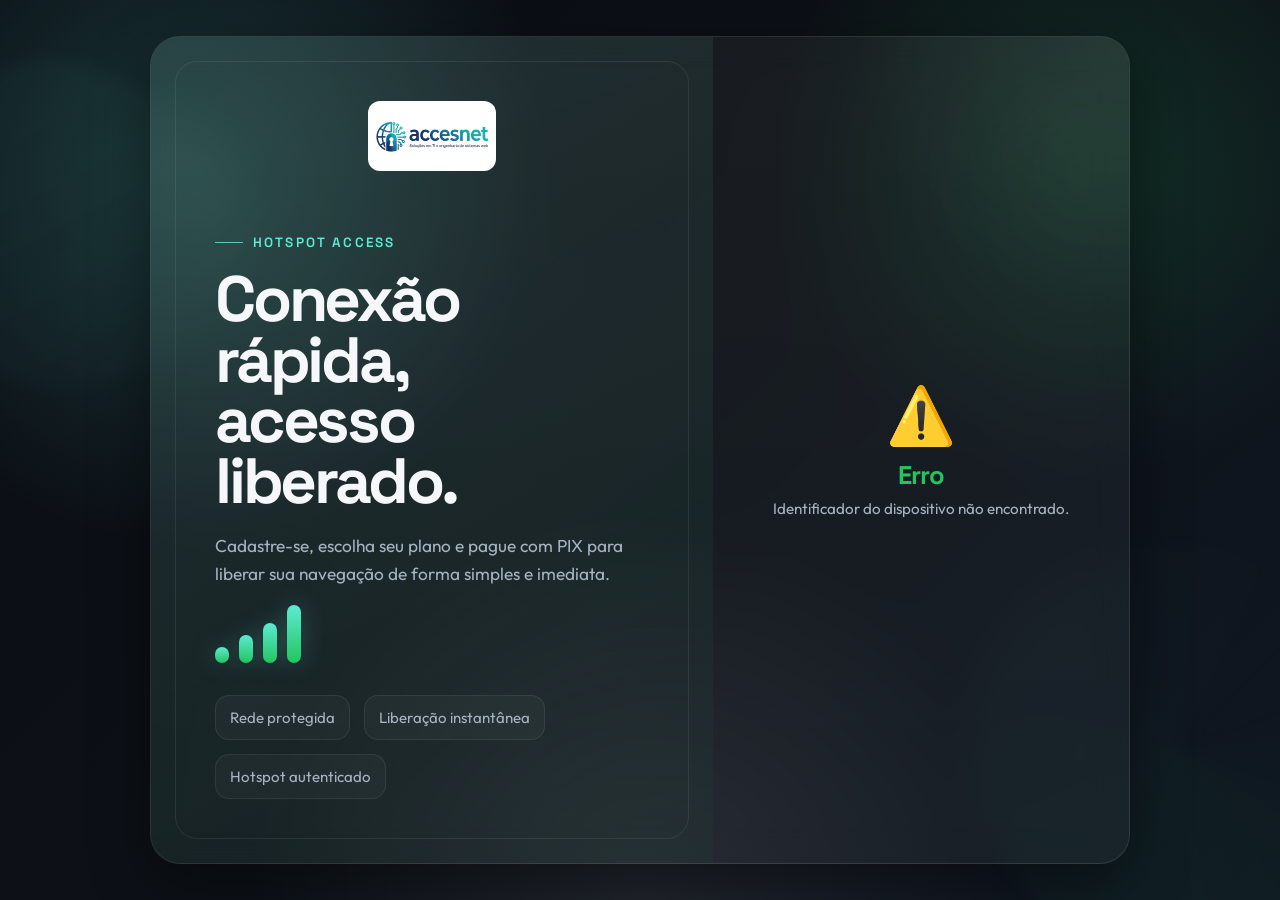
<file: index.html>
<!DOCTYPE html>
<html lang="pt-BR">
<head>
  <meta charset="UTF-8" />
  <meta name="viewport" content="width=device-width, initial-scale=1.0" />
  <meta http-equiv="Cache-Control" content="no-cache,no-store,must-revalidate" />
  <meta http-equiv="Pragma" content="no-cache" />
  <meta name="theme-color" content="#0d1117" />
  <title>Hotspot • Liberar Pacotes</title>
  <link rel="preconnect" href="https://fonts.googleapis.com">
  <link rel="preconnect" href="https://fonts.gstatic.com" crossorigin>
  <link href="https://fonts.googleapis.com/css2?family=Space+Grotesk:wght@400;500;700&family=Outfit:wght@300;400;600;700&display=swap" rel="stylesheet">
  <link rel="stylesheet" href="assets/css/hotspot.css?v=34">
</head>
<body>
  <main class="wrap">
    <section class="login-shell" aria-label="Tela de login do hotspot">
      <aside class="brand-side">
        <img src="assets/img/logo-accesnet.jpg" alt="Accesnet" class="brand-logo">
        <div class="hero">
          <span class="eyebrow">Hotspot Access</span>
          <h1>Conexão rápida, acesso liberado.</h1>
          <p>
            Cadastre-se, escolha seu plano e pague com PIX para liberar
            sua navegação de forma simples e imediata.
          </p>
          <div class="signal" aria-hidden="true">
            <span></span><span></span><span></span><span></span>
          </div>
        </div>
        <div class="meta reveal">
          <div>Rede protegida</div>
          <div>Liberação instantânea</div>
          <div>Hotspot autenticado</div>
        </div>
      </aside>
      <section class="action-side">
        <div class="panel reveal">
          <div id="app"></div>
        </div>
      </section>
    </section>
  </main>
  <script src="assets/js/hotspot.js?v=35"></script>
</body>
</html>
</file>
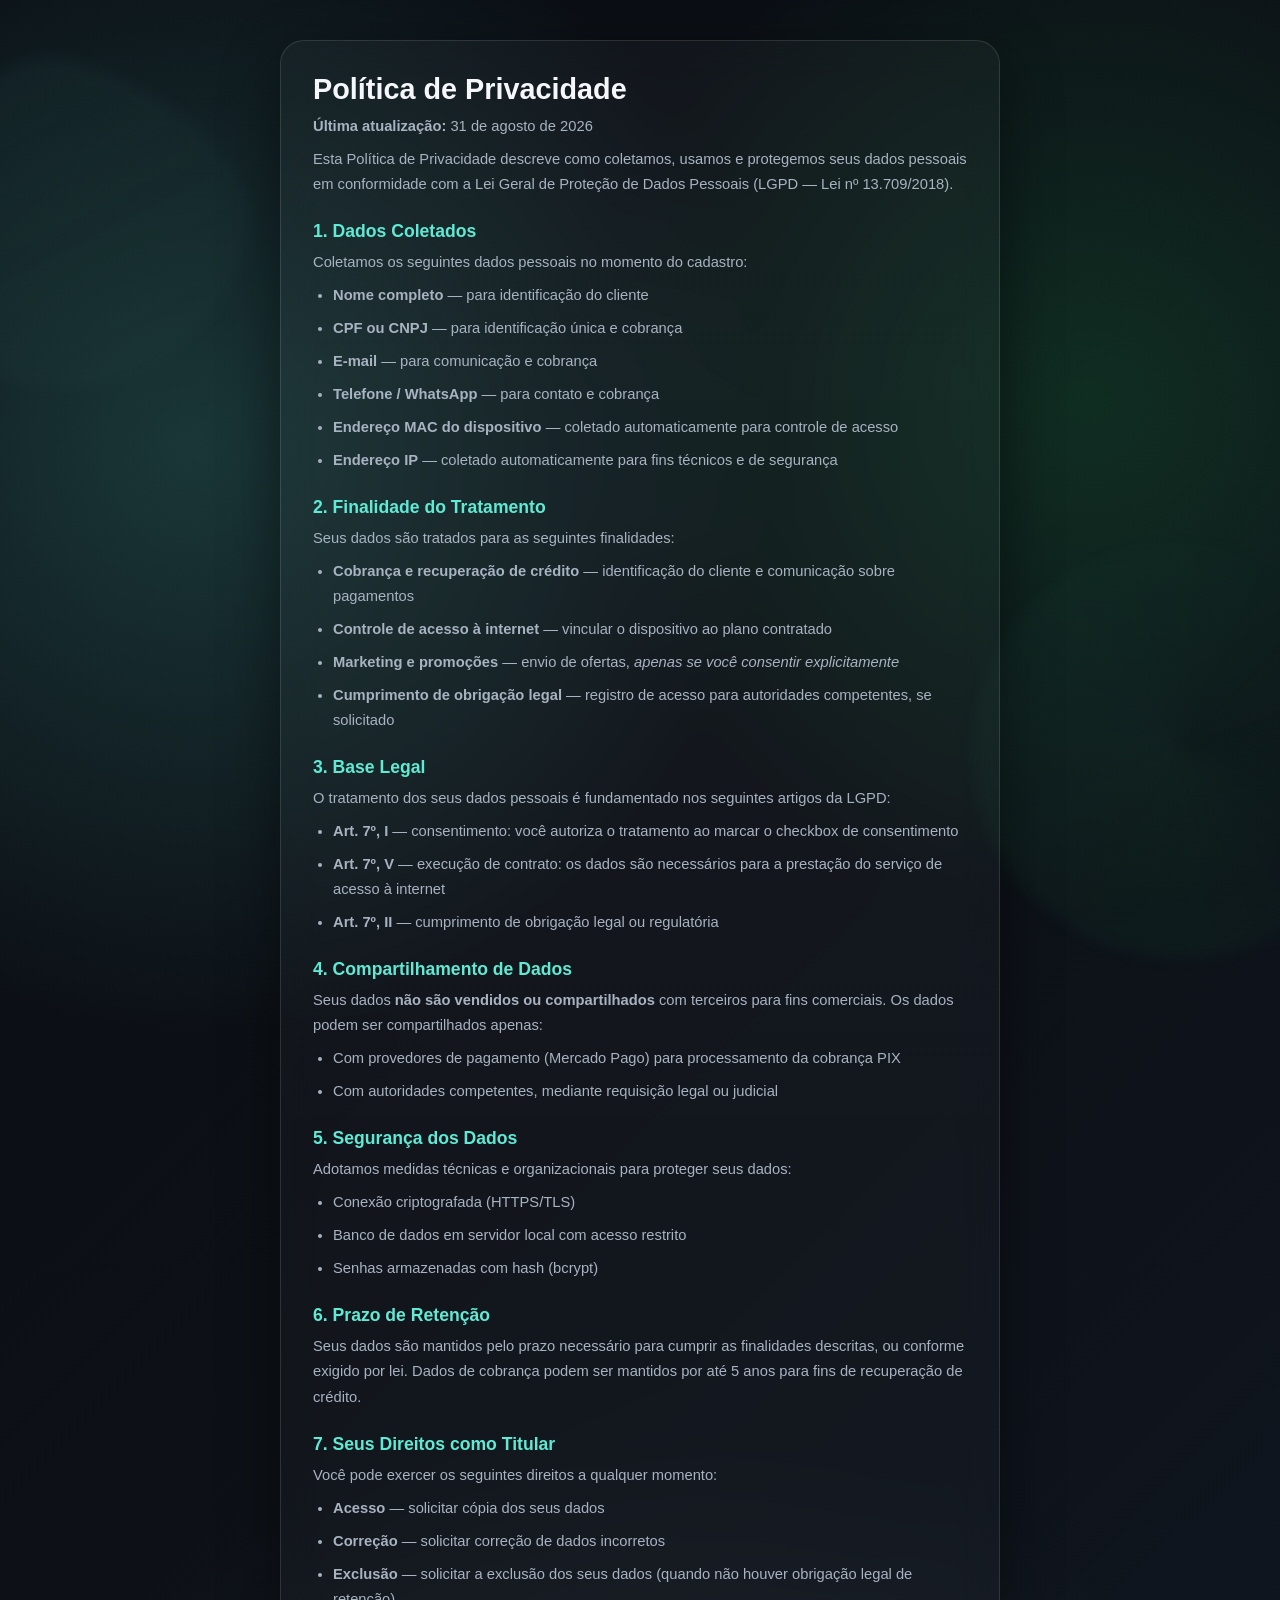
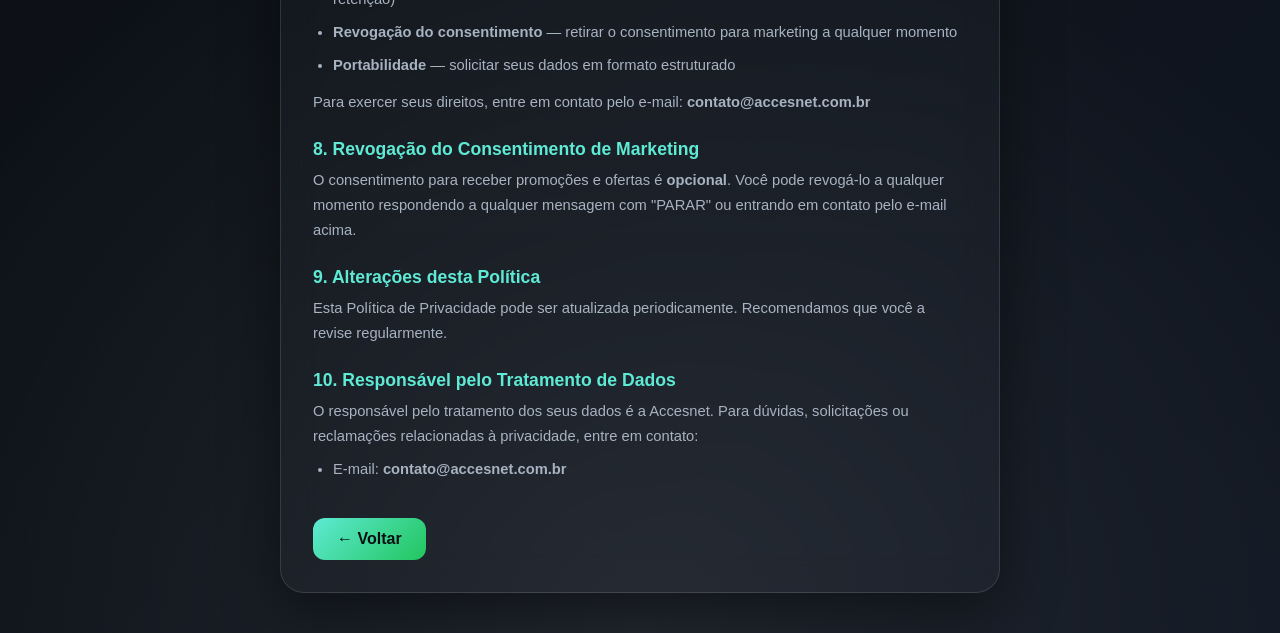
<file: privacy.html>
<!DOCTYPE html>
<html lang="pt-BR">
<head>
  <meta charset="UTF-8" />
  <meta name="viewport" content="width=device-width, initial-scale=1.0" />
  <title>Política de Privacidade • Hotspot PIX</title>
  <link rel="stylesheet" href="assets/css/hotspot.css?v=31">
</head>
<body>
  <div class="privacy-page">
    <h1>Política de Privacidade</h1>
    <p><strong>Última atualização:</strong> 31 de agosto de 2026</p>

    <p>Esta Política de Privacidade descreve como coletamos, usamos e protegemos seus dados pessoais em conformidade com a Lei Geral de Proteção de Dados Pessoais (LGPD — Lei nº 13.709/2018).</p>

    <h2>1. Dados Coletados</h2>
    <p>Coletamos os seguintes dados pessoais no momento do cadastro:</p>
    <ul>
      <li><strong>Nome completo</strong> — para identificação do cliente</li>
      <li><strong>CPF ou CNPJ</strong> — para identificação única e cobrança</li>
      <li><strong>E-mail</strong> — para comunicação e cobrança</li>
      <li><strong>Telefone / WhatsApp</strong> — para contato e cobrança</li>
      <li><strong>Endereço MAC do dispositivo</strong> — coletado automaticamente para controle de acesso</li>
      <li><strong>Endereço IP</strong> — coletado automaticamente para fins técnicos e de segurança</li>
    </ul>

    <h2>2. Finalidade do Tratamento</h2>
    <p>Seus dados são tratados para as seguintes finalidades:</p>
    <ul>
      <li><strong>Cobrança e recuperação de crédito</strong> — identificação do cliente e comunicação sobre pagamentos</li>
      <li><strong>Controle de acesso à internet</strong> — vincular o dispositivo ao plano contratado</li>
      <li><strong>Marketing e promoções</strong> — envio de ofertas, <em>apenas se você consentir explicitamente</em></li>
      <li><strong>Cumprimento de obrigação legal</strong> — registro de acesso para autoridades competentes, se solicitado</li>
    </ul>

    <h2>3. Base Legal</h2>
    <p>O tratamento dos seus dados pessoais é fundamentado nos seguintes artigos da LGPD:</p>
    <ul>
      <li><strong>Art. 7º, I</strong> — consentimento: você autoriza o tratamento ao marcar o checkbox de consentimento</li>
      <li><strong>Art. 7º, V</strong> — execução de contrato: os dados são necessários para a prestação do serviço de acesso à internet</li>
      <li><strong>Art. 7º, II</strong> — cumprimento de obrigação legal ou regulatória</li>
    </ul>

    <h2>4. Compartilhamento de Dados</h2>
    <p>Seus dados <strong>não são vendidos ou compartilhados</strong> com terceiros para fins comerciais. Os dados podem ser compartilhados apenas:</p>
    <ul>
      <li>Com provedores de pagamento (Mercado Pago) para processamento da cobrança PIX</li>
      <li>Com autoridades competentes, mediante requisição legal ou judicial</li>
    </ul>

    <h2>5. Segurança dos Dados</h2>
    <p>Adotamos medidas técnicas e organizacionais para proteger seus dados:</p>
    <ul>
      <li>Conexão criptografada (HTTPS/TLS)</li>
      <li>Banco de dados em servidor local com acesso restrito</li>
      <li>Senhas armazenadas com hash (bcrypt)</li>
    </ul>

    <h2>6. Prazo de Retenção</h2>
    <p>Seus dados são mantidos pelo prazo necessário para cumprir as finalidades descritas, ou conforme exigido por lei. Dados de cobrança podem ser mantidos por até 5 anos para fins de recuperação de crédito.</p>

    <h2>7. Seus Direitos como Titular</h2>
    <p>Você pode exercer os seguintes direitos a qualquer momento:</p>
    <ul>
      <li><strong>Acesso</strong> — solicitar cópia dos seus dados</li>
      <li><strong>Correção</strong> — solicitar correção de dados incorretos</li>
      <li><strong>Exclusão</strong> — solicitar a exclusão dos seus dados (quando não houver obrigação legal de retenção)</li>
      <li><strong>Revogação do consentimento</strong> — retirar o consentimento para marketing a qualquer momento</li>
      <li><strong>Portabilidade</strong> — solicitar seus dados em formato estruturado</li>
    </ul>
    <p>Para exercer seus direitos, entre em contato pelo e-mail: <strong>contato@accesnet.com.br</strong></p>

    <h2>8. Revogação do Consentimento de Marketing</h2>
    <p>O consentimento para receber promoções e ofertas é <strong>opcional</strong>. Você pode revogá-lo a qualquer momento respondendo a qualquer mensagem com "PARAR" ou entrando em contato pelo e-mail acima.</p>

    <h2>9. Alterações desta Política</h2>
    <p>Esta Política de Privacidade pode ser atualizada periodicamente. Recomendamos que você a revise regularmente.</p>

    <h2>10. Responsável pelo Tratamento de Dados</h2>
    <p>O responsável pelo tratamento dos seus dados é a Accesnet. Para dúvidas, solicitações ou reclamações relacionadas à privacidade, entre em contato:</p>
    <ul>
      <li>E-mail: <strong>contato@accesnet.com.br</strong></li>
    </ul>

    <a href="javascript:history.back()" class="privacy-back">← Voltar</a>
  </div>
</body>
</html>
</file>
<file: assets/css/hotspot.css>
/* ===== Hotspot PIX — UI Moderna v30 ===== */

:root{
  --bg: #0d1117;
  --bg-soft: #131a23;
  --panel: rgba(255,255,255,0.06);
  --panel-strong: rgba(255,255,255,0.1);
  --text: #f5f7fb;
  --muted: #a8b3c2;
  --accent: #5eead4;
  --accent-2: #22c55e;
  --border: rgba(255,255,255,0.12);
  --shadow: 0 20px 60px rgba(0,0,0,0.45);
  --radius: 24px;
  --danger: #e74c3c;
  --warning: #fdcb6e;
  --warning-2: #e17055;
}

*{ box-sizing:border-box; margin:0; padding:0; }

html{ scroll-behavior:smooth; }

body{
  min-height:100vh;
  font-family:"Outfit",sans-serif;
  color:var(--text);
  background:
    radial-gradient(circle at 15% 20%, rgba(94,234,212,0.18), transparent 28%),
    radial-gradient(circle at 85% 18%, rgba(34,197,94,0.16), transparent 24%),
    radial-gradient(circle at 50% 100%, rgba(255,255,255,0.08), transparent 35%),
    linear-gradient(135deg, #0a0e14 0%, #0d1117 48%, #101722 100%);
  overflow-x:hidden;
  position:relative;
}

body::before,
body::after{
  content:"";
  position:fixed;
  inset:auto;
  pointer-events:none;
  z-index:0;
  filter:blur(8px);
  opacity:0.35;
}

body::before{
  width:320px; height:320px;
  top:8%; left:-80px;
  border:1px solid rgba(255,255,255,0.08);
  border-radius:34% 66% 57% 43% / 39% 39% 61% 61%;
  transform:rotate(18deg);
  background:linear-gradient(135deg, rgba(94,234,212,0.12), rgba(255,255,255,0.02));
  animation:floatShape 10s ease-in-out infinite;
}

body::after{
  width:420px; height:420px;
  right:-110px; bottom:-60px;
  border-radius:50%;
  background:conic-gradient(from 180deg, rgba(34,197,94,0.14), rgba(94,234,212,0.08), transparent, rgba(34,197,94,0.14));
  animation:pulseGlow 8s ease-in-out infinite;
}

.wrap{
  min-height:100vh;
  display:grid;
  place-items:center;
  padding:24px;
  position:relative;
  z-index:1;
}

.login-shell{
  width:min(100%, 980px);
  display:grid;
  grid-template-columns:1.15fr 0.85fr;
  border:1px solid var(--border);
  border-radius:calc(var(--radius) + 6px);
  overflow:hidden;
  background:linear-gradient(180deg, rgba(255,255,255,0.03), rgba(255,255,255,0.02));
  backdrop-filter:blur(18px);
  box-shadow:var(--shadow);
}

.brand-side{
  position:relative;
  padding:clamp(32px, 5vw, 64px);
  background:
    linear-gradient(160deg, rgba(255,255,255,0.04), rgba(255,255,255,0.01)),
    linear-gradient(135deg, rgba(94,234,212,0.08), rgba(34,197,94,0.04));
  display:flex;
  flex-direction:column;
  justify-content:space-between;
  gap:32px;
  isolation:isolate;
}

.brand-side::before{
  content:"";
  position:absolute;
  inset:24px;
  border:1px solid rgba(255,255,255,0.08);
  border-radius:22px;
  z-index:-1;
}

.eyebrow{
  display:inline-flex;
  align-items:center;
  gap:10px;
  font-size:0.84rem;
  letter-spacing:0.16em;
  text-transform:uppercase;
  color:var(--accent);
  font-weight:600;
  font-family:"Space Grotesk",sans-serif;
  opacity:0;
  animation:riseIn 0.7s ease forwards;
  animation-delay:0.1s;
}

.eyebrow::before{
  content:"";
  width:28px;
  height:1px;
  background:currentColor;
  opacity:0.8;
}

.hero h1{
  font-family:"Space Grotesk",sans-serif;
  font-size:clamp(2.2rem, 5vw, 4.8rem);
  line-height:0.95;
  letter-spacing:-0.05em;
  max-width:8ch;
  margin-top:18px;
  opacity:0;
  animation:riseIn 0.8s ease forwards;
  animation-delay:0.22s;
}

.hero p{
  margin-top:20px;
  max-width:42ch;
  color:var(--muted);
  font-size:clamp(1rem, 1.4vw, 1.08rem);
  line-height:1.6;
  opacity:0;
  animation:riseIn 0.8s ease forwards;
  animation-delay:0.34s;
}

.signal{
  display:flex;
  align-items:end;
  gap:10px;
  margin-top:18px;
  opacity:0;
  animation:riseIn 0.8s ease forwards;
  animation-delay:0.46s;
}

.signal span{
  width:14px;
  border-radius:999px;
  background:linear-gradient(180deg, var(--accent), var(--accent-2));
  box-shadow:0 0 24px rgba(94,234,212,0.25);
  animation:bars 1.5s ease-in-out infinite;
}

.signal span:nth-child(1){ height:16px; animation-delay:0s; }
.signal span:nth-child(2){ height:28px; animation-delay:0.12s; }
.signal span:nth-child(3){ height:40px; animation-delay:0.24s; }
.signal span:nth-child(4){ height:58px; animation-delay:0.36s; }

.meta{
  display:flex;
  flex-wrap:wrap;
  gap:14px;
  margin-top:auto;
  opacity:0;
  animation:riseIn 0.8s ease forwards;
  animation-delay:0.56s;
}

.meta div{
  padding:12px 14px;
  border:1px solid rgba(255,255,255,0.08);
  border-radius:14px;
  background:rgba(255,255,255,0.03);
  color:var(--muted);
  font-size:0.94rem;
}

.action-side{
  padding:clamp(28px, 4vw, 48px);
  display:flex;
  align-items:center;
  justify-content:center;
  background:
    radial-gradient(circle at top right, rgba(255,255,255,0.06), transparent 30%),
    linear-gradient(180deg, rgba(255,255,255,0.02), rgba(255,255,255,0.015));
}

.panel{
  width:min(100%, 380px);
  text-align:left;
  opacity:0;
  animation:riseIn 0.9s ease forwards;
  animation-delay:0.5s;
}

.panel h2{
  font-family:"Space Grotesk",sans-serif;
  font-size:clamp(1.6rem, 2vw, 2.1rem);
  line-height:1.05;
  letter-spacing:-0.04em;
}

.panel p{
  margin-top:12px;
  color:var(--muted);
  line-height:1.6;
  font-size:1rem;
}

/* ===== Botão principal ===== */
.btn-release{
  appearance:none;
  border:none;
  width:100%;
  min-height:62px;
  border-radius:18px;
  cursor:pointer;
  font-family:"Space Grotesk",sans-serif;
  font-size:1rem;
  font-weight:700;
  letter-spacing:0.04em;
  text-transform:uppercase;
  color:#071013;
  background:linear-gradient(135deg, var(--accent) 0%, #7ef3c2 45%, var(--accent-2) 100%);
  box-shadow:0 12px 30px rgba(34,197,94,0.22), inset 0 1px 0 rgba(255,255,255,0.5);
  transition:transform 0.22s ease, box-shadow 0.22s ease, filter 0.22s ease;
  position:relative;
  overflow:hidden;
}

.btn-release::before{
  content:"";
  position:absolute;
  inset:0;
  background:linear-gradient(120deg, transparent 20%, rgba(255,255,255,0.34) 50%, transparent 80%);
  transform:translateX(-120%);
  transition:transform 0.7s ease;
}

.btn-release:hover{
  transform:translateY(-2px) scale(1.01);
  box-shadow:0 18px 38px rgba(34,197,94,0.28), inset 0 1px 0 rgba(255,255,255,0.6);
  filter:saturate(1.05);
}

.btn-release:hover::before{ transform:translateX(120%); }
.btn-release:active{ transform:translateY(1px) scale(0.995); }
.btn-release:disabled{ opacity:0.6; cursor:default; transform:none; }

/* ===== Botão secundário ===== */
.btn-secondary{
  appearance:none;
  border:1px solid var(--border);
  width:100%;
  padding:14px;
  border-radius:14px;
  cursor:pointer;
  font-family:"Outfit",sans-serif;
  font-size:0.95rem;
  font-weight:600;
  color:var(--text);
  background:rgba(255,255,255,0.04);
  transition:all 0.2s ease;
}

.btn-secondary:hover{
  background:rgba(255,255,255,0.08);
  border-color:rgba(255,255,255,0.2);
}

.btn-secondary:disabled{ opacity:0.5; cursor:default; }

/* ===== Botão warning (conectar para pagar) ===== */
.btn-warning{
  appearance:none;
  border:none;
  display:block;
  width:100%;
  padding:15px;
  border-radius:14px;
  cursor:pointer;
  font-family:"Space Grotesk",sans-serif;
  font-size:0.95rem;
  font-weight:700;
  text-decoration:none;
  text-align:center;
  color:#fff;
  background:linear-gradient(135deg, var(--warning), var(--warning-2));
  box-shadow:0 8px 24px rgba(225,112,85,0.25);
  transition:all 0.2s ease;
}

.btn-warning:hover{
  transform:translateY(-2px);
  box-shadow:0 12px 30px rgba(225,112,85,0.35);
}

/* ===== Status ===== */
.status{
  margin-top:16px;
  min-height:24px;
  color:var(--muted);
  font-size:0.95rem;
}

.status--error{ color:var(--danger); }
.status--success{ color:var(--accent-2); }

.note{
  margin-top:18px;
  font-size:0.86rem;
  color:#8d99aa;
  line-height:1.5;
}

.footer-mini{
  margin-top:22px;
  padding-top:18px;
  border-top:1px solid rgba(255,255,255,0.08);
  color:#90a0b4;
  font-size:0.82rem;
  display:flex;
  justify-content:space-between;
  gap:12px;
  flex-wrap:wrap;
}

/* ===== Planos ===== */
.plans-title{
  font-family:"Space Grotesk",sans-serif;
  font-size:1.1rem;
  font-weight:700;
  margin-bottom:14px;
  color:var(--text);
}

.plans-list{
  display:flex;
  flex-direction:column;
  gap:10px;
}

.plan-card{
  display:flex;
  align-items:center;
  justify-content:space-between;
  width:100%;
  padding:14px 16px;
  border:1px solid var(--border);
  border-radius:14px;
  cursor:pointer;
  font-family:"Outfit",sans-serif;
  font-size:15px;
  color:var(--text);
  background:rgba(255,255,255,0.03);
  transition:all 0.2s ease;
  text-align:left;
}

.plan-card:hover{
  border-color:var(--accent);
  background:rgba(94,234,212,0.06);
  transform:translateY(-2px);
}

.plan-card:active{ transform:scale(0.98); }

.plan-name{ font-weight:600; font-size:16px; }

.plan-badge{
  font-size:10px;
  font-weight:600;
  color:var(--accent-2);
  background:rgba(34,197,94,0.12);
  padding:3px 8px;
  border-radius:6px;
  margin-left:8px;
}

.plan-price{
  font-family:"Space Grotesk",sans-serif;
  font-weight:700;
  color:var(--accent);
  font-size:18px;
}

/* ===== Pagamento PIX ===== */
.payment-section{
  margin-top:24px;
}

.qr-wrap{
  text-align:center;
  padding:12px 0;
}

.qr-img{
  max-width:220px;
  width:100%;
  border-radius:16px;
  border:1px solid var(--border);
  padding:10px;
  background:#fff;
}

.qr-label{
  font-size:13px;
  color:var(--muted);
  margin:12px 0 8px;
  font-weight:500;
}

.qr-code{
  width:100%;
  padding:12px;
  font-size:11px;
  font-family:"SF Mono",monospace;
  border:1px solid var(--border);
  border-radius:10px;
  resize:none;
  color:var(--muted);
  background:rgba(255,255,255,0.03);
}

.qr-code:focus{ outline:none; border-color:var(--accent); }

/* ===== Pay section ===== */
.pay-section{
  margin-top:16px;
  padding:14px;
  background:rgba(255,255,255,0.03);
  border:1px solid var(--border);
  border-radius:14px;
  text-align:center;
}

.pay-section p{
  font-size:13px;
  color:var(--muted);
  margin-bottom:10px;
}

.pay-hint{
  font-size:11px;
  color:#8d99aa;
  margin-top:8px;
}

/* ===== Sucesso ===== */
.success-screen{
  text-align:center;
  padding:20px 0;
  animation:riseIn 0.5s ease-out;
}

.success-icon{
  font-size:56px;
  margin-bottom:12px;
  animation:bounceIn 0.5s ease-out;
}

.success-screen h2{
  font-family:"Space Grotesk",sans-serif;
  font-size:1.6rem;
  font-weight:700;
  color:var(--accent-2);
  margin-bottom:8px;
}

.success-screen p{
  margin-top:8px;
  color:var(--muted);
  font-size:0.95rem;
}

.success-hint{
  font-size:13px;
  color:#8d99aa;
  margin-top:12px;
}

/* ===== Voucher ===== */
.voucher-section{
  margin-top:20px;
  padding-top:20px;
  border-top:1px solid rgba(255,255,255,0.08);
}

.voucher-input{
  width:100%;
  padding:13px;
  border:1px solid var(--border);
  border-radius:12px;
  font-size:15px;
  font-family:"Outfit",sans-serif;
  color:var(--text);
  background:rgba(255,255,255,0.03);
  margin-bottom:10px;
  transition:border-color 0.2s;
}

.voucher-input:focus{
  outline:none;
  border-color:var(--accent);
}

.voucher-input::placeholder{ color:#6b7280; }

/* ===== Divider ===== */
.divider{
  display:flex;
  align-items:center;
  gap:12px;
  margin:20px 0;
  color:#6b7280;
  font-size:13px;
  font-weight:500;
}

.divider::before,
.divider::after{
  content:"";
  flex:1;
  height:1px;
  background:rgba(255,255,255,0.08);
}

/* ===== Loading ===== */
.loading{
  text-align:center;
  padding:20px;
  color:var(--muted);
  font-size:14px;
}

.spinner{
  display:inline-block;
  width:20px;
  height:20px;
  border:3px solid rgba(255,255,255,0.1);
  border-top-color:var(--accent);
  border-radius:50%;
  animation:spin 0.8s linear infinite;
  vertical-align:middle;
  margin-right:8px;
}

/* ===== Reveal ===== */
.reveal{
  opacity:0;
  transform:translateY(18px);
  transition:opacity 0.8s ease, transform 0.8s ease;
}

.reveal.visible{
  opacity:1;
  transform:translateY(0);
}

/* ===== Animations ===== */
@keyframes riseIn{
  from{ opacity:0; transform:translateY(18px); }
  to{ opacity:1; transform:translateY(0); }
}

@keyframes floatShape{
  0%,100%{ transform:rotate(18deg) translateY(0px); }
  50%{ transform:rotate(10deg) translateY(16px); }
}

@keyframes pulseGlow{
  0%,100%{ transform:scale(1); opacity:0.3; }
  50%{ transform:scale(1.08); opacity:0.5; }
}

@keyframes bars{
  0%,100%{ transform:scaleY(0.9); opacity:0.7; }
  50%{ transform:scaleY(1.1); opacity:1; }
}

@keyframes spin{ to{ transform:rotate(360deg); } }

@keyframes bounceIn{
  0%{ transform:scale(0); }
  60%{ transform:scale(1.2); }
  100%{ transform:scale(1); }
}

/* ===== Responsive ===== */
@media (max-width: 860px){
  .login-shell{ grid-template-columns:1fr; }
  .brand-side{ min-height:380px; }
}

@media (max-width: 540px){
  .wrap{ padding:16px; }
  .brand-side, .action-side{ padding:24px; }
  .footer-mini{ flex-direction:column; }
}

/* ===== Formulário de Cadastro LGPD ===== */
.register-form{
  margin-top:16px;
}

.form-label{
  display:block;
  font-size:0.82rem;
  font-weight:600;
  color:var(--muted);
  margin-bottom:6px;
  margin-top:14px;
  letter-spacing:0.02em;
}

.form-input{
  width:100%;
  padding:13px;
  border:1px solid var(--border);
  border-radius:12px;
  font-size:15px;
  font-family:"Outfit",sans-serif;
  color:var(--text);
  background:rgba(255,255,255,0.03);
  transition:border-color 0.2s;
  -webkit-appearance:none;
  appearance:none;
}

.form-input:focus{
  outline:none;
  border-color:var(--accent);
  background:rgba(94,234,212,0.04);
}

.form-input::placeholder{ color:#6b7280; }

select.form-input{
  cursor:pointer;
  background-image:url("data:image/svg+xml;charset=UTF-8,%3csvg xmlns='http://www.w3.org/2000/svg' width='12' height='12' viewBox='0 0 24 24' fill='none' stroke='%23a8b3c2' stroke-width='2'%3e%3cpolyline points='6 9 12 15 18 9'/%3e%3c/svg%3e");
  background-repeat:no-repeat;
  background-position:right 14px center;
  padding-right:36px;
}

.consent-row{
  display:flex;
  align-items:flex-start;
  gap:10px;
  margin-top:16px;
  cursor:pointer;
  font-size:0.84rem;
  color:var(--muted);
  line-height:1.5;
}

.consent-row input[type="checkbox"]{
  appearance:none;
  -webkit-appearance:none;
  width:20px;
  height:20px;
  min-width:20px;
  border:1px solid var(--border);
  border-radius:6px;
  background:rgba(255,255,255,0.03);
  cursor:pointer;
  position:relative;
  margin-top:1px;
  transition:all 0.2s;
}

.consent-row input[type="checkbox"]:checked{
  background:linear-gradient(135deg, var(--accent), var(--accent-2));
  border-color:var(--accent);
}

.consent-row input[type="checkbox"]:checked::after{
  content:"✓";
  position:absolute;
  top:50%;
  left:50%;
  transform:translate(-50%,-50%);
  color:#071013;
  font-size:13px;
  font-weight:700;
}

.consent-row span{ user-select:none; }
.consent-row a{ color:var(--accent); text-decoration:underline; }
.consent-row a:hover{ color:var(--accent-2); }

/* ===== Página de Privacidade ===== */
.privacy-page{
  max-width:720px;
  margin:40px auto;
  padding:32px;
  border:1px solid var(--border);
  border-radius:24px;
  background:linear-gradient(180deg, rgba(255,255,255,0.03), rgba(255,255,255,0.02));
  backdrop-filter:blur(18px);
  box-shadow:var(--shadow);
}

.privacy-page h1{
  font-family:"Space Grotesk",sans-serif;
  font-size:1.8rem;
  margin-bottom:8px;
}

.privacy-page h2{
  font-family:"Space Grotesk",sans-serif;
  font-size:1.1rem;
  margin-top:24px;
  margin-bottom:8px;
  color:var(--accent);
}

.privacy-page p, .privacy-page li{
  color:var(--muted);
  line-height:1.7;
  font-size:0.92rem;
  margin-bottom:8px;
}

.privacy-page ul{ padding-left:20px; margin-bottom:12px; }

.privacy-page .privacy-back{
  display:inline-block;
  margin-top:24px;
  padding:12px 24px;
  border-radius:12px;
  background:linear-gradient(135deg, var(--accent), var(--accent-2));
  color:#071013;
  font-weight:700;
  text-decoration:none;
  font-family:"Space Grotesk",sans-serif;
}

/* ===== Logo ===== */
.brand-logo{
  display:block;
  max-width:180px;
  width:auto;
  height:auto;
  max-height:70px;
  margin:0 auto 20px;
  border-radius:12px;
  object-fit:contain;
}

.brand-side .brand-logo{
  margin-bottom:24px;
}

.login-logo{
  display:block;
  max-width:140px;
  width:auto;
  max-height:50px;
  margin:0 auto 16px;
  border-radius:10px;
  object-fit:contain;
}
</file>
